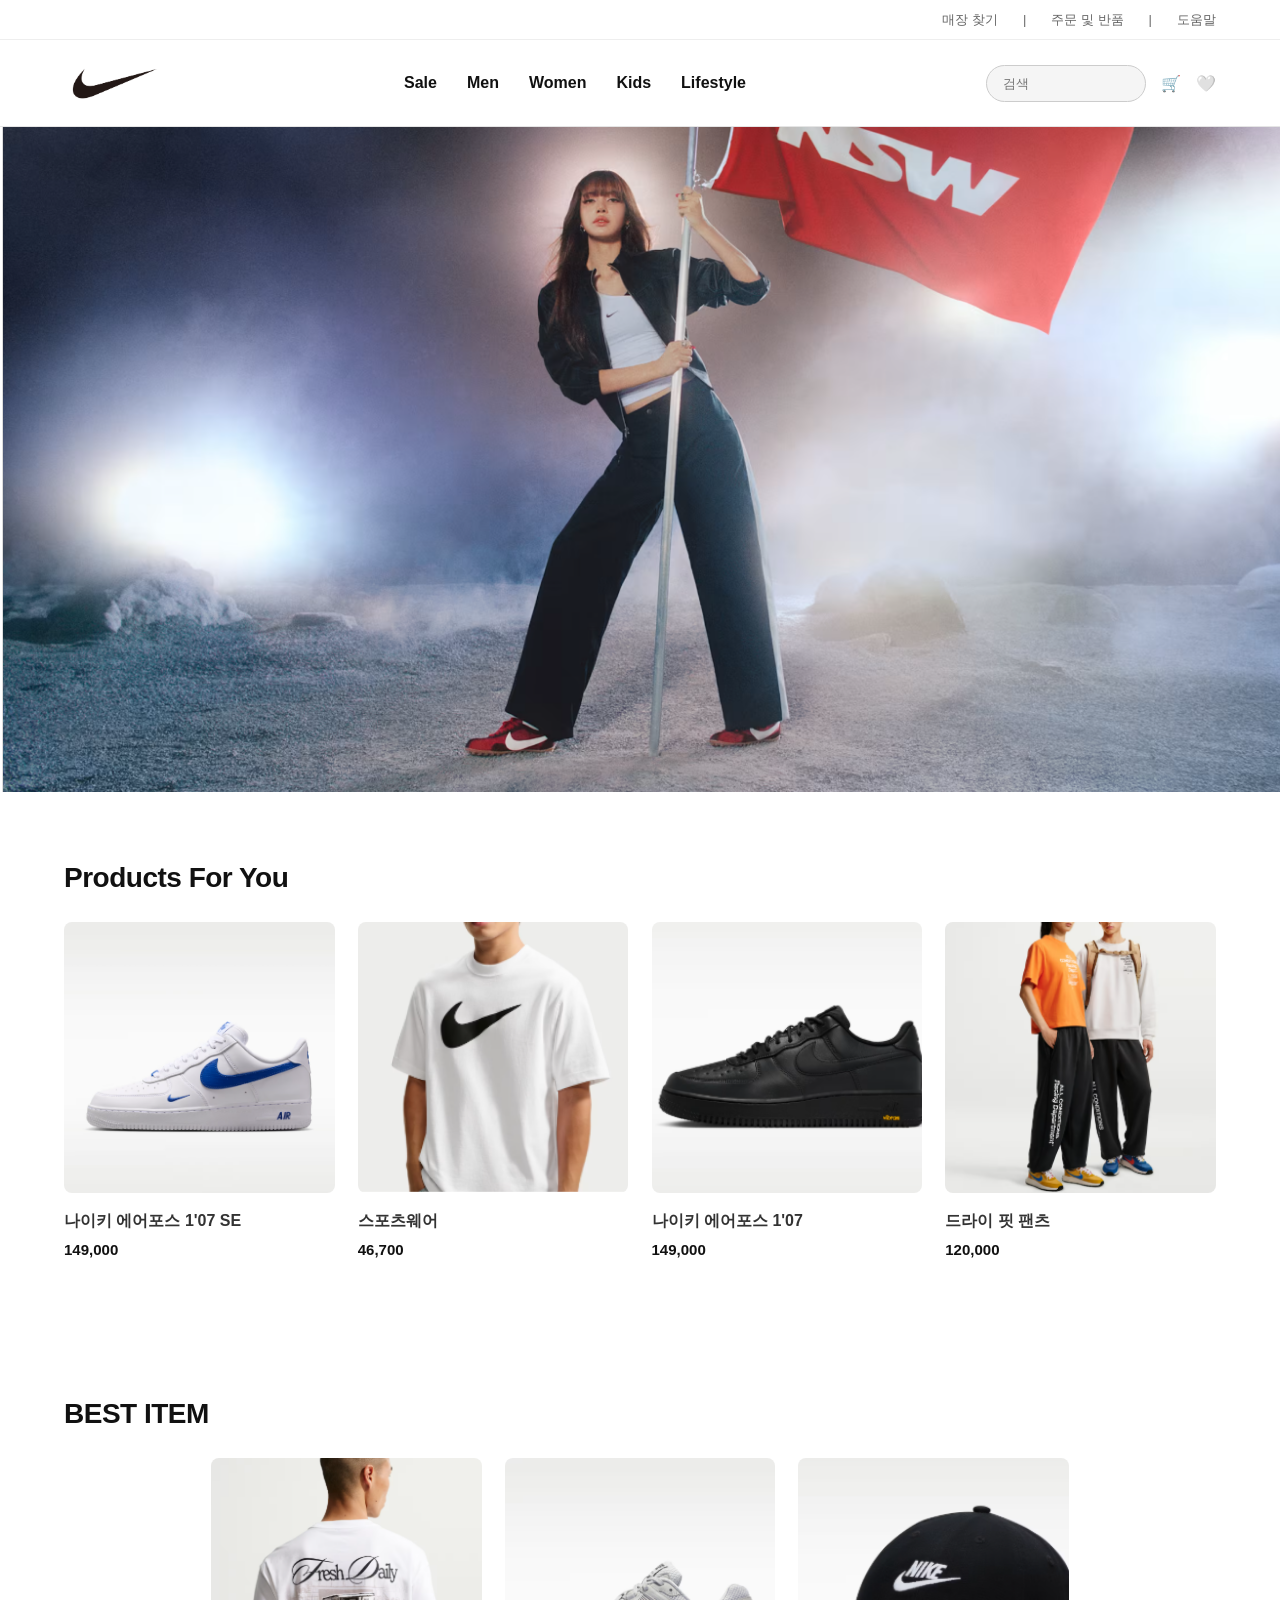
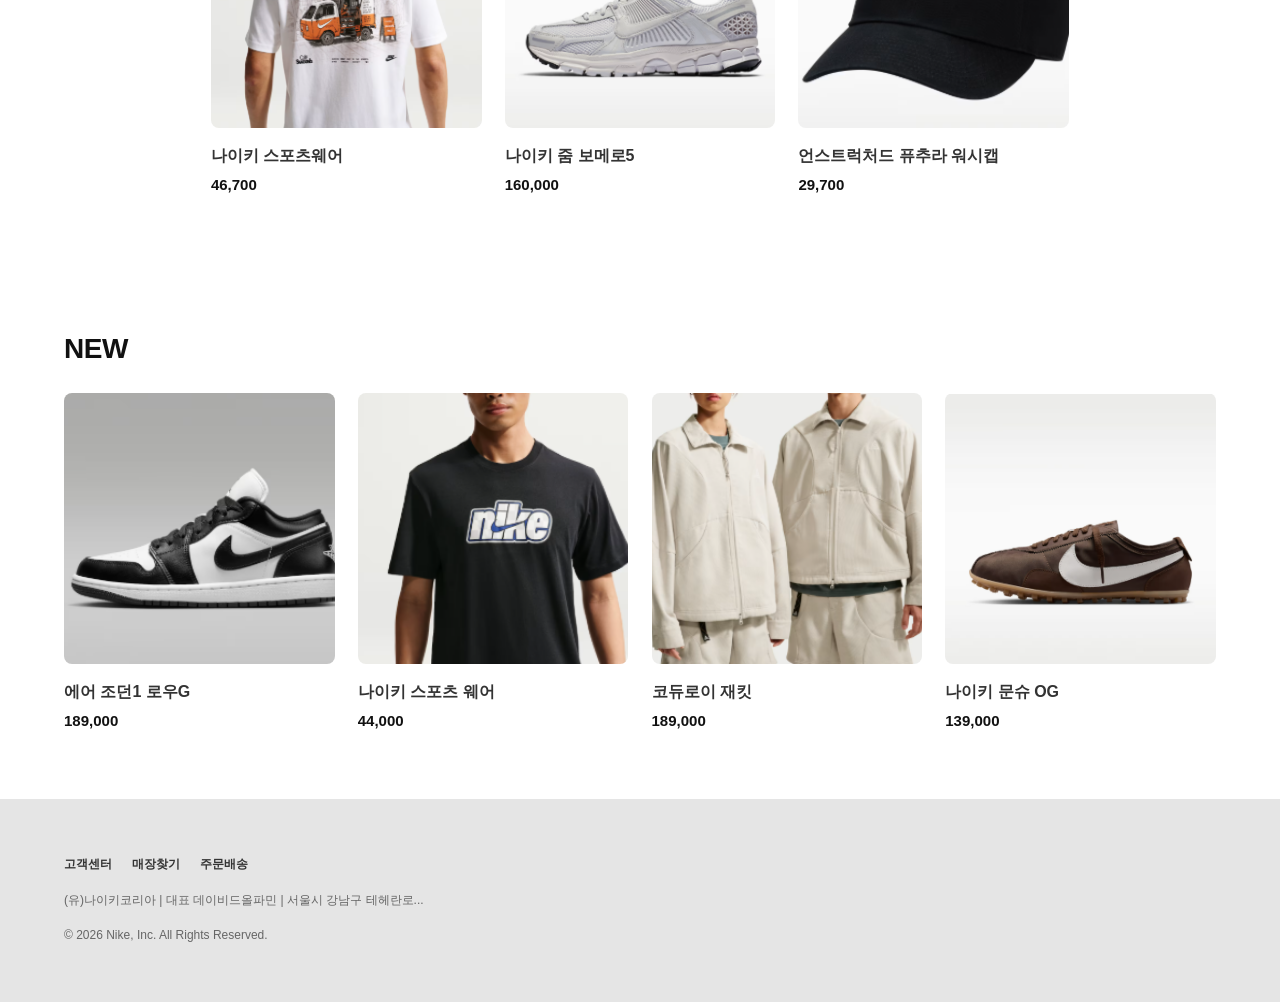
<file: nike/index.html>
<!DOCTYPE html>
<html lang="ko">
<head>
    <meta charset="UTF-8">
    <meta name="viewport" content="width=device-width, initial-scale=1.0">
    <title>Nike Style Webpage</title>
    <style>
        /* 기본 초기화 */
        * {
            margin: 0;
            padding: 0;
            box-sizing: border-box;
        }
        .top-menu {
            height: 40px;
            display: flex;
            justify-content: flex-end;
            align-items: center;
            padding: 0 40px;
            gap: 25px;
            font-size: 13px;
            border-bottom: 1px solid #eee;
        }
        body {
            font-family: 'Apple SD Gothic Neo', sans-serif;
            color: #111;
            background-color: #fff;
        }

        a {
            text-decoration: none;
            color: inherit;
        }

        /* 헤더 스타일 */
        .header {
            border-bottom: 1px solid #e5e5e5;
            padding: 15px 40px;
        }

        .top-bar {
            display: flex;
            justify-content: space-between;
            align-items: center;
        }
        .logo{width: 150px;}
        .logo img{width: 100%; height: auto; object-fit: cover;}
        .nike-logo {
            font-size: 24px;
            font-weight: 900;
            font-style: italic;
            letter-spacing: -1px;
        }

        .main-nav {
            display: flex;
            gap: 30px;
            font-weight: 600;
        }

        .utility-menu {
            display: flex;
            align-items: center;
            gap: 15px;
        }

        .utility-menu input {
            padding: 6px 12px;
            border-radius: 20px;
            border: 1px solid #ccc;
            background: #f5f5f5;
            outline: none;
        }

        /* 메인 배너 스타일 */
        .main-banner {
            width: 100%;
            max-height: 1000px;
            overflow: hidden;
            background: #f0f0f0;
        }

        .banner-image img {
            width: 100%;
            height: auto;
            object-fit: cover;
        }

        /* 상품 섹션 공통 스타일 */
        .product-section {
            padding: 60px 40px;
            max-width: 1400px;
            margin: 0 auto;
        }

        .product-section h2 {
            font-size: 24px;
            font-weight: 800;
            margin-bottom: 25px;
        }

        /* 상품 그리드 레이아웃 (4열) */
        .product-grid {
            display: flex;
            justify-content: space-between;
            gap: 20px;
        }

        /*  (BEST ITEM용) */
        .product-grid.three-cols {
            display: flex;
            
            gap : 20px;
            justify-content: center;
        }
        .product-card {
            background: #fff;
            cursor: pointer;
        }
        .product-card .img-box {
            width: 100%;
            height: 350px;
            background-color: #f6f6f6;
            border-radius: 12px;
            margin-bottom: 12px;
        }
        .product-card .img-box img {
            width: 100%;
            height: 100%;
            object-fit: cover;
        }
        .product-card .img-box img .small-box{
            width: 70%;
            height: 220px;
            margin: 0 auto;
        }
        .product-card .img-box img .small-box img {
            width: 100%;
            height: 100%;
            object-fit: cover;
        }

        .product-info .name {
            font-size: 20px;
            color: #333;
            margin-bottom: 4px;
        }

        .product-info .price {
            font-size: 15px;
            font-weight: 700;
            color: #111;
        }

        /* 푸터 스타일 */
        .footer {
            background-color: #e5e5e5;
            padding: 40px;
            font-size: 12px;
            color: #666;
        }

        .footer-content {
            max-width: 1400px;
            margin: 0 auto;
            display: flex;
            flex-direction: column;
            gap: 15px;
        }

        .footer-links {
            display: flex;
            gap: 20px;
            font-weight: bold;
            color: #333;
        }

.top-menu {padding: 0 5%; color: #666;}
.header {padding: 18px 5%;}
.top-bar {max-width: 1400px; margin: 0 auto; gap: 24px;}
.logo {width: 100px;}
.logo img {display: block;}
.main-nav {gap: 30px; font-size: 16px;}
.utility-menu input {padding: 10px 16px; width: 160px;}
.banner-image img {display: block;}
.product-section {width: 90%; max-width: 1400px; padding: 70px 0;}
.product-section h2 {font-size: 28px; letter-spacing: -0.5px; margin-bottom: 28px;}
.product-grid {gap: 2%;}
.product-card {width: 23.5%;}
.product-grid.three-cols {gap: 2%; justify-content: center;}
.product-grid.three-cols .product-card {width: 23.5%;}
.product-card .img-box {height: auto; aspect-ratio: 1 / 1; overflow: hidden; border-radius: 8px; margin-bottom: 16px;}
.product-card .img-box img {display: block;}
.product-info .name {font-size: 16px; line-height: 1.5; font-weight: 600; margin-bottom: 8px;}
.product-info .price {font-size: 15px;}
.footer {padding: 55px 5%; line-height: 1.8;}
.footer-content {gap: 14px;}
@media (max-width: 800px) {
 .top-bar {flex-wrap: wrap;}
 .main-nav {order: 3; width: 100%; overflow-x: auto; padding: 8px 0;}
 .product-section {padding: 50px 0;}
 .product-grid, .product-grid.three-cols {flex-wrap: wrap; justify-content: space-between; gap: 28px 0;}
 .product-card, .product-grid.three-cols .product-card {width: 48%;}
}
    </style>
</head>
<body>
    <div class="top-menu">
        <a href="#">매장 찾기</a>
        <span>|</span>
        <a href="#">주문 및 반품</a>
        <span>|</span>
        <a href="#">도움말</a>
    </div>

    <!-- 상단 헤더 -->
    <header class="header">
        <div class="top-bar">
            <div class="logo">
                <span class="nike-logo"><img src="img/logo.jpg" alt="logo"></span>
            </div>
            <nav class="main-nav">
                <a href="#">Sale</a>
                <a href="#">Men</a>
                <a href="#">Women</a>
                <a href="#">Kids</a>
                <a href="#">Lifestyle</a>
            </nav>
            <div class="utility-menu">
                <input type="text" placeholder="검색">
                <a href="#">🛒</a>
                <a href="#">🤍</a>
            </div>
        </div>
    </header>

    <!-- 메인 배너 영역 -->
    <section class="main-banner">
        <div class="banner-image">
            <img src="img/hero.png" alt="hero">
        </div>
    </section>

    <!-- Products For You 섹션 -->
    <section class="product-section">
        <h2>Products For You</h2>
        <div class="product-grid">
            <div class="product-card">
                <div class="img-box"><img src="img/shoes6.png" alt="shoes6"></div>
                <div class="product-info">
                    <p class="name">나이키 에어포스 1'07 SE</p>
                    <p class="price">149,000</p>
                </div>
            </div>
            <div class="product-card">
                <div class="img-box"><img src="img/tshirt6.png" alt="tshirt6"></div>
                <div class="product-info">
                    <p class="name">스포츠웨어</p>
                    <p class="price">46,700</p>
                </div>
            </div>
            <div class="product-card">
                <div class="img-box"><img src="img/shoes4.png" alt="shoes4"></div>
                <div class="product-info">
                    <p class="name">나이키 에어포스 1'07</p>
                    <p class="price">149,000</p>
                </div>
            </div>
            <div class="product-card">
                <div class="img-box"><img src="img/tshirt5.png" alt="tshirt5"></div>
                <div class="product-info">
                    <p class="name">드라이 핏 팬츠</p>
                    <p class="price">120,000</p>
                </div>
            </div>
        </div>
    </section>

    <!-- BEST ITEM 섹션 -->
    <section class="product-section">
        <h2>BEST ITEM</h2>
        <div class="product-grid three-cols">
            <div class="product-card">
                <div class="img-box"><img src="img/Tshirt1.png" alt="Tshirt1"></div>
                <div class="product-info">
                    <p class="name">나이키 스포츠웨어</p>
                    <p class="price">46,700</p>
                </div>
            </div>
            <div class="product-card">
                <div class="img-box"><img src="img/shoes1.png" alt="shoes1"></div>
                <div class="product-info">
                    <p class="name">나이키 줌 보메로5</p>
                    <p class="price">160,000</p>
                </div>
            </div>
            <div class="product-card">
                <div class="img-box"><img src="img/cap1.png" alt="cap1"></div>
                <div class="product-info">
                    <p class="name">언스트럭처드 퓨추라 워시캡</p>
                    <p class="price">29,700</p>
                </div>
            </div>
        </div>
    </section>

    <!-- NEW 섹션 -->
    <section class="product-section">
        <h2>NEW</h2>
        <div class="product-grid">
            <div class="product-card">
                <div class="img-box"><img src="img/shoes3.png" alt="shoes3"></div>
                <div class="product-info">
                    <p class="name">에어 조던1 로우G</p>
                    <p class="price">189,000</p>
                </div>
            </div>
            <div class="product-card">
                <div class="img-box"><img src="img/tshirt7.png" alt="tshirt7"></div>
                <div class="product-info">
                    <p class="name">나이키 스포츠 웨어</p>
                    <p class="price">44,000</p>
                </div>
            </div>
            <div class="product-card">
                <div class="img-box"><img src="img/tshirt8.png" alt="tshirt8"></div>
                <div class="product-info">
                    <p class="name">코듀로이 재킷</p>
                    <p class="price">189,000</p>
                </div>
            </div>
            <div class="product-card">
                <div class="img-box"><img src="img/shoes7.png" alt="shoes7"></div>
                <div class="product-info">
                    <p class="name">나이키 문슈 OG</p>
                    <p class="price">139,000</p>
                </div>
            </div>
        </div>
    </section>

    <!-- 하단 푸터 -->
    <footer class="footer">
        <div class="footer-content">
            <div class="footer-links">
                <a href="#">고객센터</a>
                <a href="#">매장찾기</a>
                <a href="#">주문배송</a>
            </div>
            <p class="company-info">(유)나이키코리아 | 대표 데이비드올파민 | 서울시 강남구 테헤란로...</p>
            <p class="copyright">© 2026 Nike, Inc. All Rights Reserved.</p>
        </div>
    </footer>

</body>
</html>
</file>
